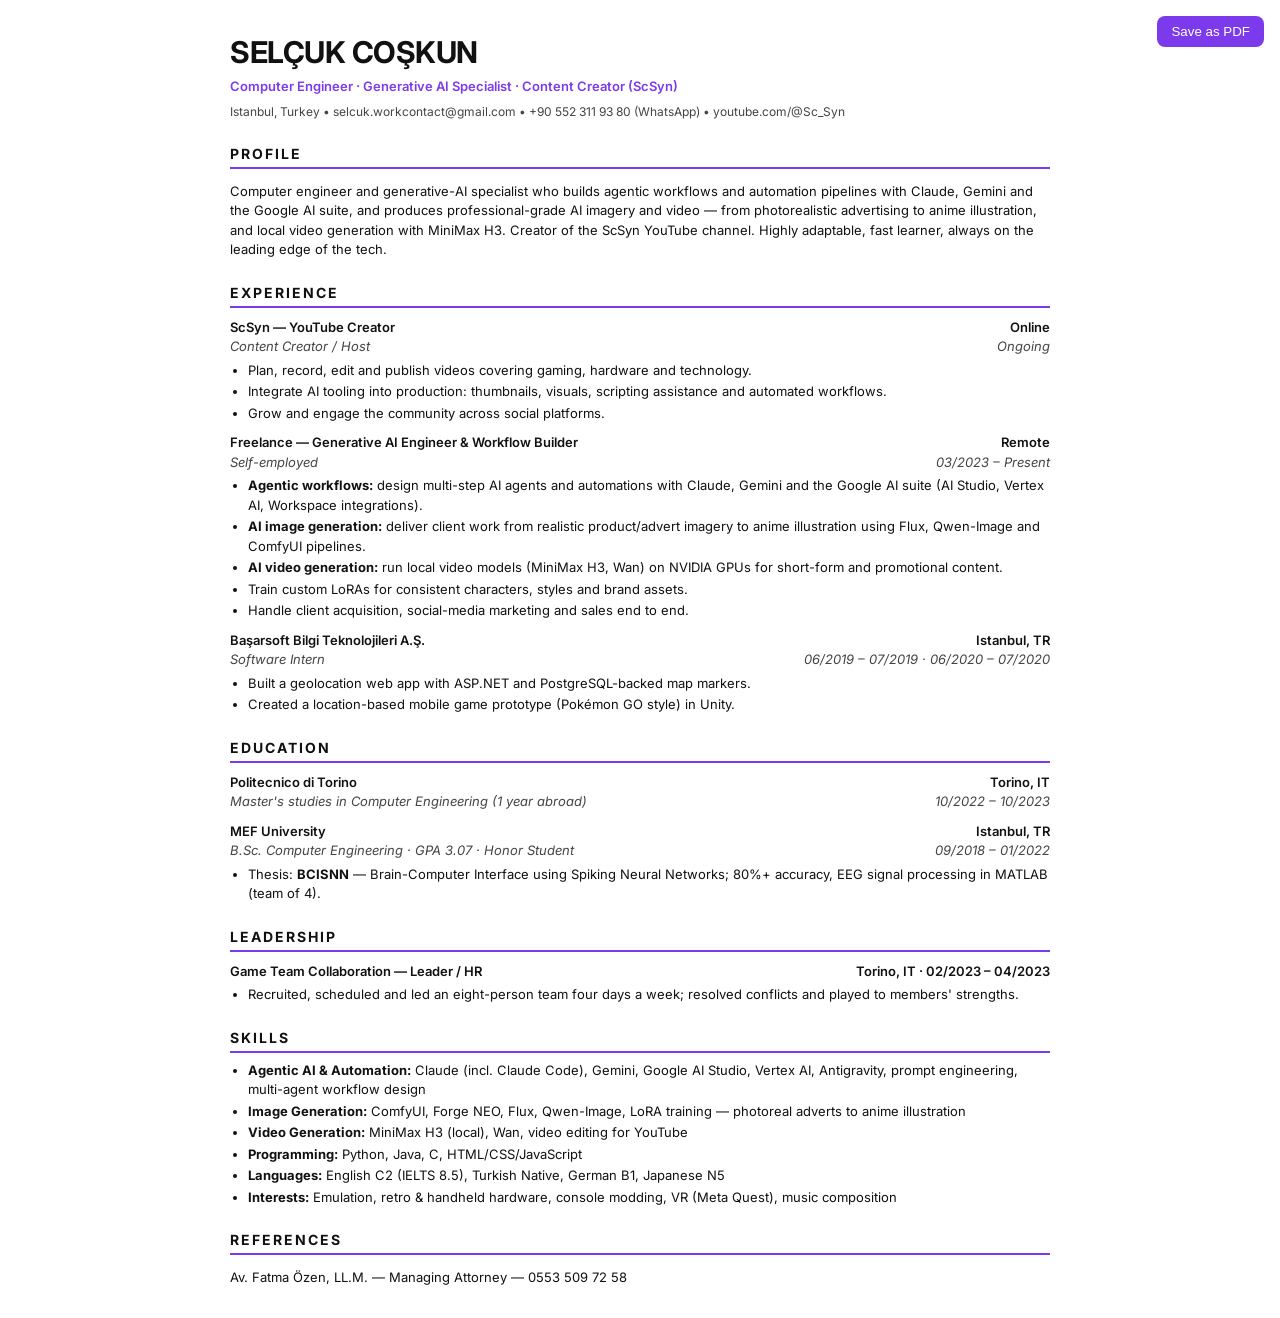
<file: cv.html>
<!DOCTYPE html>
<html lang="en">
<head>
<meta charset="UTF-8">
<title>Selçuk Coşkun — CV 2026</title>
<link href="https://fonts.googleapis.com/css2?family=Inter:wght@400;600;800&display=swap" rel="stylesheet">
<style>
  @page { size: A4; margin: 14mm; }
  body { font-family: Inter, sans-serif; color: #111; max-width: 820px; margin: 30px auto; padding: 0 24px; font-size: 13px; line-height: 1.5; }
  h1 { font-size: 30px; margin: 0; letter-spacing: -0.5px; }
  .role { color: #7c3aed; font-weight: 600; margin: 2px 0 6px; }
  .contact { color: #444; font-size: 12px; }
  h2 { font-size: 14px; text-transform: uppercase; letter-spacing: 2px; border-bottom: 2px solid #7c3aed; padding-bottom: 3px; margin: 22px 0 8px; }
  .row { display: flex; justify-content: space-between; font-weight: 600; margin-top: 10px; }
  .sub { display: flex; justify-content: space-between; font-style: italic; color: #444; }
  ul { margin: 4px 0; padding-left: 18px; }
  li { margin: 2px 0; }
  .print { position: fixed; top: 16px; right: 16px; background: #7c3aed; color: #fff; border: 0; padding: 8px 14px; border-radius: 8px; cursor: pointer; }
  @media print { .print { display: none; } body { margin: 0; } }
</style>
</head>
<body>
<button class="print" onclick="window.print()">Save as PDF</button>

<h1>SELÇUK COŞKUN</h1>
<div class="role">Computer Engineer · Generative AI Specialist · Content Creator (ScSyn)</div>
<div class="contact">Istanbul, Turkey • selcuk.workcontact@gmail.com • +90 552 311 93 80 (WhatsApp) • youtube.com/@Sc_Syn</div>

<h2>Profile</h2>
<p>Computer engineer and generative-AI specialist who builds agentic workflows and automation pipelines with Claude, Gemini and the Google AI suite, and produces professional-grade AI imagery and video — from photorealistic advertising to anime illustration, and local video generation with MiniMax H3. Creator of the ScSyn YouTube channel. Highly adaptable, fast learner, always on the leading edge of the tech.</p>

<h2>Experience</h2>
<div class="row"><span>ScSyn — YouTube Creator</span><span>Online</span></div>
<div class="sub"><span>Content Creator / Host</span><span>Ongoing</span></div>
<ul>
  <li>Plan, record, edit and publish videos covering gaming, hardware and technology.</li>
  <li>Integrate AI tooling into production: thumbnails, visuals, scripting assistance and automated workflows.</li>
  <li>Grow and engage the community across social platforms.</li>
</ul>

<div class="row"><span>Freelance — Generative AI Engineer & Workflow Builder</span><span>Remote</span></div>
<div class="sub"><span>Self-employed</span><span>03/2023 – Present</span></div>
<ul>
  <li><b>Agentic workflows:</b> design multi-step AI agents and automations with Claude, Gemini and the Google AI suite (AI Studio, Vertex AI, Workspace integrations).</li>
  <li><b>AI image generation:</b> deliver client work from realistic product/advert imagery to anime illustration using Flux, Qwen-Image and ComfyUI pipelines.</li>
  <li><b>AI video generation:</b> run local video models (MiniMax H3, Wan) on NVIDIA GPUs for short-form and promotional content.</li>
  <li>Train custom LoRAs for consistent characters, styles and brand assets.</li>
  <li>Handle client acquisition, social-media marketing and sales end to end.</li>
</ul>

<div class="row"><span>Başarsoft Bilgi Teknolojileri A.Ş.</span><span>Istanbul, TR</span></div>
<div class="sub"><span>Software Intern</span><span>06/2019 – 07/2019 · 06/2020 – 07/2020</span></div>
<ul>
  <li>Built a geolocation web app with ASP.NET and PostgreSQL-backed map markers.</li>
  <li>Created a location-based mobile game prototype (Pokémon GO style) in Unity.</li>
</ul>

<h2>Education</h2>
<div class="row"><span>Politecnico di Torino</span><span>Torino, IT</span></div>
<div class="sub"><span>Master's studies in Computer Engineering (1 year abroad)</span><span>10/2022 – 10/2023</span></div>
<div class="row"><span>MEF University</span><span>Istanbul, TR</span></div>
<div class="sub"><span>B.Sc. Computer Engineering · GPA 3.07 · Honor Student</span><span>09/2018 – 01/2022</span></div>
<ul>
  <li>Thesis: <b>BCISNN</b> — Brain-Computer Interface using Spiking Neural Networks; 80%+ accuracy, EEG signal processing in MATLAB (team of 4).</li>
</ul>

<h2>Leadership</h2>
<div class="row"><span>Game Team Collaboration — Leader / HR</span><span>Torino, IT · 02/2023 – 04/2023</span></div>
<ul>
  <li>Recruited, scheduled and led an eight-person team four days a week; resolved conflicts and played to members' strengths.</li>
</ul>

<h2>Skills</h2>
<ul>
  <li><b>Agentic AI & Automation:</b> Claude (incl. Claude Code), Gemini, Google AI Studio, Vertex AI, Antigravity, prompt engineering, multi-agent workflow design</li>
  <li><b>Image Generation:</b> ComfyUI, Forge NEO, Flux, Qwen-Image, LoRA training — photoreal adverts to anime illustration</li>
  <li><b>Video Generation:</b> MiniMax H3 (local), Wan, video editing for YouTube</li>
  <li><b>Programming:</b> Python, Java, C, HTML/CSS/JavaScript</li>
  <li><b>Languages:</b> English C2 (IELTS 8.5), Turkish Native, German B1, Japanese N5</li>
  <li><b>Interests:</b> Emulation, retro & handheld hardware, console modding, VR (Meta Quest), music composition</li>
</ul>

<h2>References</h2>
<p>Av. Fatma Özen, LL.M. — Managing Attorney — 0553 509 72 58</p>
</body>
</html>
</file>
